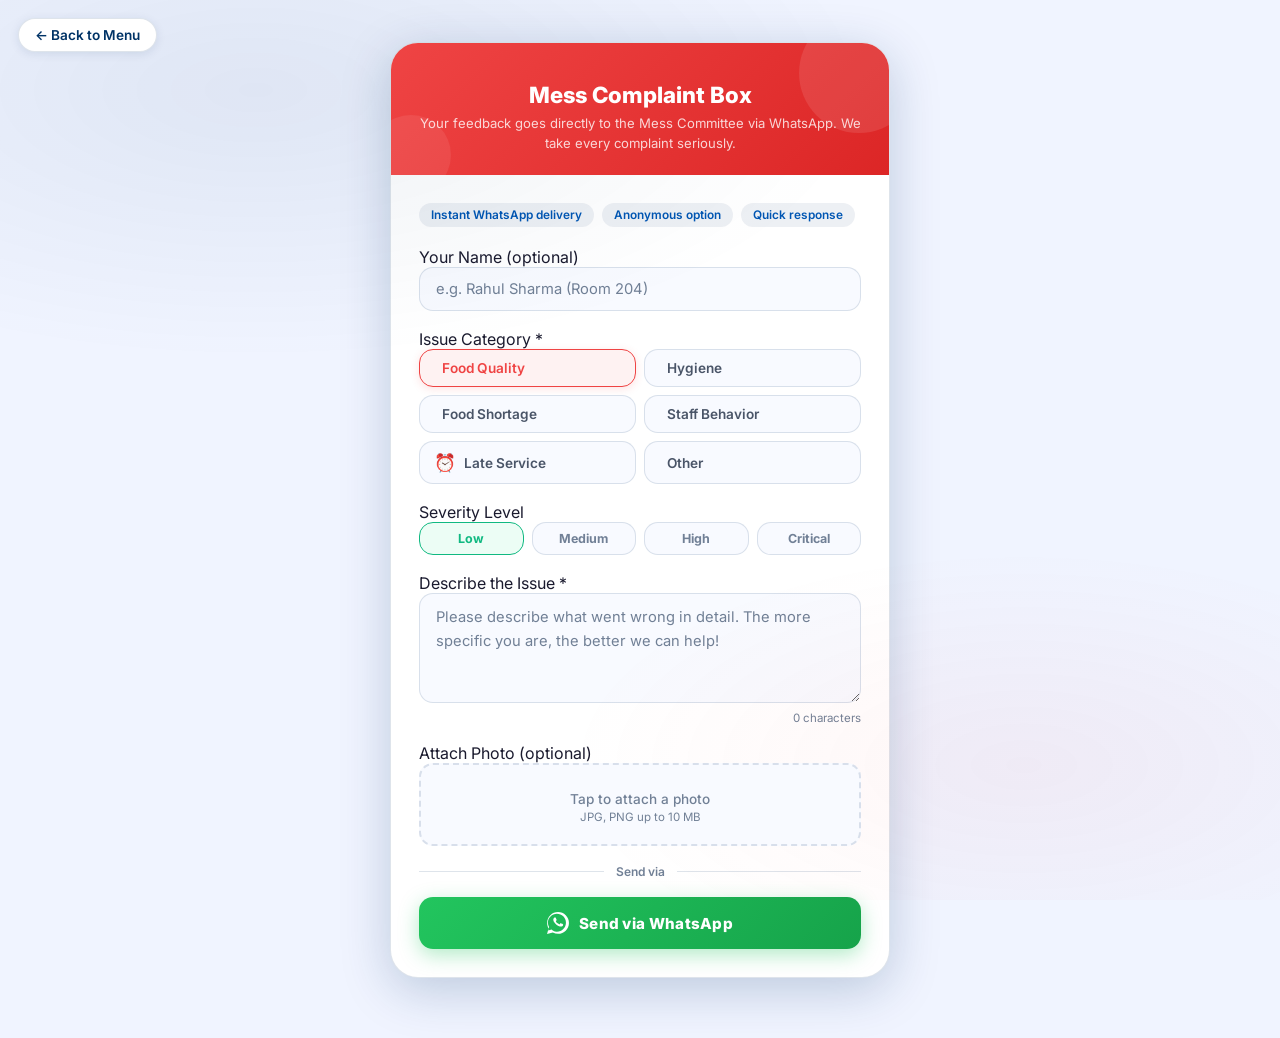
<file: complaint.html>
<!DOCTYPE html>
<html lang="en">
<head>
  <meta charset="UTF-8">
  <meta name="viewport" content="width=device-width, initial-scale=1.0">
  <meta name="description" content="CVR Mess Complaint Box - Report issues directly to the Mess Committee.">
  <title>Mess Complaint — CVR Hostel</title>
  <link href="https://fonts.googleapis.com/css2?family=Inter:wght@300;400;500;600;700;800&display=swap" rel="stylesheet">
  <style>
    *, *::before, *::after { box-sizing: border-box; margin: 0; padding: 0; }
    :root {
      --bg:        #f0f4ff;
      --surface:   #ffffff;
      --surface2:  #f8faff;
      --border:    rgba(0,51,102,0.13);
      --text:      #1a1a2e;
      --text2:     #4a5568;
      --text3:     #718096;
      --accent:    #003366;
      --accent2:   #0056b3;
      --accent-g:  rgba(0,51,102,0.2);
      --green:     #10b981;
      --green-bg:  #ecfdf5;
      --red:       #ef4444;
      --red-bg:    #fef2f2;
      --shadow-md: 0 6px 30px rgba(0,51,102,0.15);
      --shadow-lg: 0 12px 50px rgba(0,51,102,0.22);
      --r-sm: 8px; --r-md: 14px; --r-lg: 20px; --r-xl: 28px;
      --t: 0.28s cubic-bezier(0.4,0,0.2,1);
    }

    body {
      font-family: 'Inter', system-ui, sans-serif;
      background: var(--bg);
      min-height: 100vh;
      display: flex;
      flex-direction: column;
      align-items: center;
      justify-content: flex-start;
      padding: 28px 16px 60px;
      color: var(--text);
      position: relative;
    }
    body::before {
      content: ''; position: fixed; inset: 0; pointer-events: none;
      background:
        radial-gradient(ellipse 80% 50% at 20% 10%, rgba(0,51,102,.07) 0%,transparent 60%),
        radial-gradient(ellipse 60% 40% at 80% 85%, rgba(239,68,68,.05) 0%,transparent 60%);
    }

    /* BACK BUTTON */
    .back-link {
      position: fixed;
      top: 18px; left: 18px;
      display: flex; align-items: center; gap: 6px;
      color: var(--accent); font-size: .85rem; font-weight: 600;
      text-decoration: none;
      background: var(--surface);
      border: 1.5px solid var(--border);
      border-radius: 30px;
      padding: 8px 16px;
      box-shadow: 0 2px 10px rgba(0,51,102,.1);
      transition: all var(--t);
      z-index: 100;
    }
    .back-link:hover { background: var(--accent); color: white; border-color: var(--accent); transform: translateX(-2px); }

    /* CARD */
    .complaint-card {
      width: 100%;
      max-width: 500px;
      background: var(--surface);
      border: 1px solid var(--border);
      border-radius: var(--r-xl);
      box-shadow: var(--shadow-lg);
      overflow: hidden;
      margin-top: 14px;
    }

    /* CARD HEADER */
    .card-header {
      background: linear-gradient(135deg, var(--red) 0%, #dc2626 100%);
      padding: 28px 28px 22px;
      text-align: center;
      position: relative;
      overflow: hidden;
    }
    .card-header::before {
      content: ''; position: absolute; top: -30px; right: -30px;
      width: 120px; height: 120px; border-radius: 50%;
      background: rgba(255,255,255,.1);
    }
    .card-header::after {
      content: ''; position: absolute; bottom: -20px; left: -20px;
      width: 80px; height: 80px; border-radius: 50%;
      background: rgba(255,255,255,.08);
    }
    .header-icon {
      font-size: 2.5rem;
      margin-bottom: 10px;
      display: block;
      position: relative; z-index: 1;
    }
    .card-header h1 {
      font-size: 1.4rem; font-weight: 800; color: white;
      margin-bottom: 6px; position: relative; z-index: 1;
      background: none; -webkit-text-fill-color: white;
    }
    .card-header p {
      font-size: .82rem; color: rgba(255,255,255,.8);
      position: relative; z-index: 1; line-height: 1.5;
    }

    /* FORM */
    .form-body { padding: 28px; }

    .form-group { margin-bottom: 18px; }
    .form-label {
      display: block;
      font-size: .75rem; font-weight: 700; letter-spacing: .5px;
      text-transform: uppercase; color: var(--text3);
      margin-bottom: 6px;
    }
    .form-control {
      width: 100%; padding: 12px 16px;
      border: 1.5px solid var(--border);
      border-radius: var(--r-md);
      font-family: 'Inter', sans-serif;
      font-size: .92rem; font-weight: 500;
      color: var(--text); background: var(--surface2);
      transition: border-color var(--t), box-shadow var(--t);
      outline: none;
    }
    .form-control:focus {
      border-color: var(--red);
      box-shadow: 0 0 0 3px rgba(239,68,68,.15);
    }
    .form-control::placeholder { color: var(--text3); font-weight: 400; }
    textarea.form-control { resize: vertical; min-height: 110px; line-height: 1.6; }

    /* CATEGORY GRID */
    .category-grid {
      display: grid;
      grid-template-columns: repeat(2, 1fr);
      gap: 8px;
    }
    .cat-option { display:none; }
    .cat-label {
      display: flex;
      align-items: center;
      gap: 8px;
      padding: 10px 14px;
      border: 1.5px solid var(--border);
      border-radius: var(--r-md);
      cursor: pointer;
      font-size: .85rem;
      font-weight: 600;
      color: var(--text2);
      background: var(--surface2);
      transition: all var(--t);
    }
    .cat-label .cat-emoji { font-size: 1.1rem; }
    .cat-option:checked + .cat-label {
      border-color: var(--red);
      background: var(--red-bg);
      color: var(--red);
      box-shadow: 0 2px 8px rgba(239,68,68,.15);
    }
    .cat-label:hover { border-color: var(--red); color: var(--red); }

    /* SEVERITY */
    .severity-row {
      display: flex; gap: 8px;
    }
    .sev-option { display:none; }
    .sev-label {
      flex: 1; text-align: center; padding: 8px 4px;
      border: 1.5px solid var(--border); border-radius: var(--r-md);
      cursor: pointer; font-size: .78rem; font-weight: 700;
      color: var(--text3); background: var(--surface2);
      transition: all var(--t);
    }
    .sev-option[value="Low"]:checked + .sev-label     { border-color:#10b981; background:#ecfdf5; color:#10b981; }
    .sev-option[value="Medium"]:checked + .sev-label  { border-color:#f59e0b; background:#fffbeb; color:#f59e0b; }
    .sev-option[value="High"]:checked + .sev-label    { border-color:#ef4444; background:#fef2f2; color:#ef4444; }
    .sev-option[value="Critical"]:checked + .sev-label{ border-color:#7c3aed; background:#f5f3ff; color:#7c3aed; }

    /* FILE UPLOAD */
    .file-zone {
      border: 2px dashed var(--border);
      border-radius: var(--r-md);
      padding: 20px;
      text-align: center;
      cursor: pointer;
      transition: all var(--t);
      background: var(--surface2);
      position: relative;
    }
    .file-zone:hover { border-color: var(--red); background: var(--red-bg); }
    .file-zone input[type="file"] { position:absolute; inset:0; opacity:0; cursor:pointer; width:100%; height:100%; }
    .file-zone-icon { font-size: 1.8rem; margin-bottom: 6px; }
    .file-zone-text { font-size: .85rem; color: var(--text3); font-weight: 500; }
    .file-zone-sub  { font-size: .72rem; color: var(--text3); margin-top: 3px; }
    #fileNameDisplay {
      margin-top: 10px; font-size: .8rem; font-weight: 600;
      color: var(--green); display: none;
    }
    #fileNameDisplay.show { display: block; }

    /* SUBMIT BUTTON */
    .submit-btn {
      width: 100%; padding: 15px 24px;
      border: none; border-radius: var(--r-md);
      background: linear-gradient(135deg, #22c55e, #16a34a);
      color: white; font-family: 'Inter', sans-serif;
      font-size: .95rem; font-weight: 800; cursor: pointer;
      display: flex; align-items: center; justify-content: center; gap: 10px;
      box-shadow: 0 6px 20px rgba(34,197,94,.35);
      transition: all var(--t); letter-spacing: .3px;
    }
    .submit-btn:hover { transform: translateY(-2px); box-shadow: 0 10px 28px rgba(34,197,94,.45); }
    .submit-btn:active { transform: translateY(0); }
    .submit-btn svg { flex-shrink: 0; }

    /* SUCCESS STATE */
    .success-state {
      display: none; text-align: center; padding: 32px 20px;
    }
    .success-state.show { display: block; }
    .success-icon { font-size: 3.5rem; margin-bottom: 16px; animation: pop .5s cubic-bezier(.34,1.56,.64,1); }
    @keyframes pop { from{transform:scale(0)} to{transform:scale(1)} }
    .success-title { font-size: 1.3rem; font-weight: 800; color: var(--green); margin-bottom: 8px; }
    .success-msg { font-size: .9rem; color: var(--text3); line-height: 1.6; margin-bottom: 20px; }
    .new-complaint-btn {
      display: inline-flex; align-items: center; gap: 6px;
      padding: 10px 22px; border-radius: 30px;
      background: var(--surface2); color: var(--accent);
      border: 1.5px solid var(--border); font-family: 'Inter',sans-serif;
      font-size: .85rem; font-weight: 700; cursor: pointer;
      transition: all var(--t);
    }
    .new-complaint-btn:hover { background: var(--accent); color: white; border-color: var(--accent); }

    /* DIVIDER */
    .divider {
      display: flex; align-items: center; gap: 12px;
      margin: 18px 0; font-size: .75rem; color: var(--text3); font-weight: 600;
    }
    .divider::before, .divider::after { content:''; flex:1; height:1px; background: var(--border); }

    /* INFO CHIPS */
    .info-row { display:flex; gap:8px; flex-wrap:wrap; margin-bottom:20px; }
    .info-chip {
      display: inline-flex; align-items: center; gap: 5px;
      padding: 5px 12px; border-radius: 20px;
      background: rgba(0,51,102,.07); color: var(--accent2);
      font-size: .74rem; font-weight: 600;
    }

    @media (max-width: 480px) {
      .form-body { padding: 20px 18px; }
      .category-grid { grid-template-columns: 1fr; }
      .card-header { padding: 22px 20px 18px; }
    }
  </style>
</head>
<body>

  <!-- BACK BUTTON -->
  <a href="index.html" class="back-link">← Back to Menu</a>

  <div class="complaint-card">
    <!-- HEADER -->
    <div class="card-header">
      <span class="header-icon"></span>
      <h1>Mess Complaint Box</h1>
      <p>Your feedback goes directly to the Mess Committee via WhatsApp. We take every complaint seriously.</p>
    </div>

    <!-- FORM -->
    <div class="form-body" id="complaintForm">

      <div class="info-row">
        <span class="info-chip"> Instant WhatsApp delivery</span>
        <span class="info-chip"> Anonymous option</span>
        <span class="info-chip"> Quick response</span>
      </div>

      <!-- Name -->
      <div class="form-group">
        <label>Your Name <span style="font-weight:400;text-transform:none">(optional)</span></label>
        <input type="text" id="studentName" class="form-control" placeholder="e.g. Rahul Sharma (Room 204)">
      </div>

      <!-- Category -->
      <div class="form-group">
        <label>Issue Category *</label>
        <div class="category-grid">
          <input type="radio" name="cat" id="cat1" class="cat-option" value="Food Quality" checked>
          <label for="cat1" class="cat-label"><span class="cat-emoji"></span>Food Quality</label>

          <input type="radio" name="cat" id="cat2" class="cat-option" value="Hygiene/Cleanliness">
          <label for="cat2" class="cat-label"><span class="cat-emoji"></span>Hygiene</label>

          <input type="radio" name="cat" id="cat3" class="cat-option" value="Shortage of Food">
          <label for="cat3" class="cat-label"><span class="cat-emoji"></span>Food Shortage</label>

          <input type="radio" name="cat" id="cat4" class="cat-option" value="Staff Behavior">
          <label for="cat4" class="cat-label"><span class="cat-emoji"></span>Staff Behavior</label>

          <input type="radio" name="cat" id="cat5" class="cat-option" value="Late Service">
          <label for="cat5" class="cat-label"><span class="cat-emoji">⏰</span>Late Service</label>

          <input type="radio" name="cat" id="cat6" class="cat-option" value="Other">
          <label for="cat6" class="cat-label"><span class="cat-emoji"></span>Other</label>
        </div>
      </div>

      <!-- Severity -->
      <div class="form-group">
        <label>Severity Level</label>
        <div class="severity-row">
          <input type="radio" name="sev" id="sev1" class="sev-option" value="Low" checked>
          <label for="sev1" class="sev-label"> Low</label>

          <input type="radio" name="sev" id="sev2" class="sev-option" value="Medium">
          <label for="sev2" class="sev-label"> Medium</label>

          <input type="radio" name="sev" id="sev3" class="sev-option" value="High">
          <label for="sev3" class="sev-label"> High</label>

          <input type="radio" name="sev" id="sev4" class="sev-option" value="Critical">
          <label for="sev4" class="sev-label"> Critical</label>
        </div>
      </div>

      <!-- Complaint text -->
      <div class="form-group">
        <label>Describe the Issue *</label>
        <textarea id="complaintText" class="form-control" placeholder="Please describe what went wrong in detail. The more specific you are, the better we can help!" required></textarea>
        <div style="font-size:.72rem;color:var(--text3);text-align:right;margin-top:4px" id="txtCount">0 characters</div>
      </div>

      <!-- Photo upload -->
      <div class="form-group">
        <label>Attach Photo <span style="font-weight:400;text-transform:none">(optional)</span></label>
        <div class="file-zone">
          <input type="file" id="file-upload" accept="image/*" onchange="onFileSelect()">
          <div class="file-zone-icon"></div>
          <div class="file-zone-text">Tap to attach a photo</div>
          <div class="file-zone-sub">JPG, PNG up to 10 MB</div>
        </div>
        <div id="fileNameDisplay"> <span id="fName"></span></div>
      </div>

      <div class="divider">Send via</div>

      <!-- Submit -->
      <button type="button" class="submit-btn" onclick="submitComplaint()">
        <svg width="22" height="22" viewBox="0 0 24 24" fill="white"><path d="M.057 24l1.687-6.163c-1.041-1.804-1.588-3.849-1.587-5.946.003-6.556 5.338-11.891 11.893-11.891 3.181.001 6.167 1.24 8.413 3.488 2.246 2.248 3.484 5.232 3.484 8.412-.003 6.557-5.338 11.892-11.893 11.892-1.997-.001-3.951-.5-5.688-1.448l-6.309 1.656zm6.224-3.92c1.516.903 3.009 1.354 4.547 1.355 5.417 0 9.825-4.406 9.828-9.822.001-2.624-1.022-5.091-2.879-6.948-1.856-1.857-4.323-2.88-6.947-2.88-5.418 0-9.825 4.408-9.828 9.825-.001 1.73.447 3.418 1.301 4.888l-1.002 3.66 3.754-.984zm11.332-6.72c-.066-.109-.242-.175-.506-.307-.264-.132-1.558-.769-1.799-.856-.242-.087-.417-.132-.594.133-.176.265-.682.856-.836 1.032-.154.177-.308.198-.573.066-.264-.132-1.114-.41-2.122-1.31-.784-.699-1.314-1.564-1.468-1.828-.154-.265-.016-.408.116-.54.118-.119.264-.308.396-.463.132-.154.176-.264.264-.44.088-.177.044-.33-.022-.463-.066-.132-.594-1.432-.814-1.961-.214-.515-.45-.445-.62-.453l-.528-.007c-.176 0-.462.066-.704.33-.242.264-.924.903-.924 2.203 0 1.299.946 2.555 1.078 2.731.132.176 1.861 2.842 4.508 3.982.63.27 1.12.431 1.502.552.633.201 1.208.173 1.662.105.508-.077 1.558-.638 1.778-1.256.22-.617.22-1.144.154-1.256z"/></svg>
        Send via WhatsApp
      </button>
    </div>

    <!-- SUCCESS STATE -->
    <div class="success-state" id="successState">
      <div class="success-icon"></div>
      <div class="success-title">Complaint Submitted!</div>
      <div class="success-msg">Your complaint has been sent to the Mess Committee via WhatsApp. We'll look into it as soon as possible. Thank you for helping us improve!</div>
      <button class="new-complaint-btn" onclick="resetForm()">+ Submit Another Complaint</button>
    </div>
  </div>

  <script>
    // File select
    function onFileSelect() {
      const input = document.getElementById("file-upload");
      const display = document.getElementById("fileNameDisplay");
      const fname   = document.getElementById("fName");
      if (input.files.length > 0) {
        fname.textContent = input.files[0].name;
        display.classList.add("show");
      } else {
        display.classList.remove("show");
      }
    }

    // Text count
    document.getElementById("complaintText").addEventListener("input", function() {
      document.getElementById("txtCount").textContent = this.value.length + " characters";
    });

    // Submit
    function submitComplaint() {
      const name     = document.getElementById("studentName").value.trim() || "Anonymous";
      const category = document.querySelector('input[name="cat"]:checked')?.value || "General";
      const severity = document.querySelector('input[name="sev"]:checked')?.value || "Low";
      const message  = document.getElementById("complaintText").value.trim();
      const fileInput = document.getElementById("file-upload");

      if (!message) {
        document.getElementById("complaintText").focus();
        document.getElementById("complaintText").style.borderColor = "#ef4444";
        setTimeout(() => document.getElementById("complaintText").style.borderColor = "", 2000);
        return;
      }

      const phoneNumber = "918900353151";
      let photoNote = "";
      if (fileInput.files.length > 0) {
        photoNote = "%0A%0A *Note:* A photo is attached (" + fileInput.files[0].name + ")";
      }

      const now = new Date().toLocaleString("en-IN", { day:"2-digit", month:"short", hour:"2-digit", minute:"2-digit" });
      const msg = `* CVR Mess Complaint*%0A` +
                  `━━━━━━━━━━━━━━━━━━━━%0A` +
                  `*From:* ${name}%0A` +
                  `*Category:* ${category}%0A` +
                  `*Severity:* ${severity}%0A` +
                  `*Time:* ${now}%0A` +
                  `━━━━━━━━━━━━━━━━━━━━%0A` +
                  `*Details:*%0A${message.replace(/\n/g,'%0A')}${photoNote}`;

      const url = `https://wa.me/${phoneNumber}?text=${msg}`;
      window.open(url, '_blank');

      // Show success state
      document.getElementById("complaintForm").style.display  = "none";
      document.getElementById("successState").classList.add("show");
    }

    function resetForm() {
      document.getElementById("complaintText").value = "";
      document.getElementById("studentName").value   = "";
      document.getElementById("file-upload").value   = "";
      document.getElementById("fileNameDisplay").classList.remove("show");
      document.getElementById("txtCount").textContent = "0 characters";
      document.getElementById("complaintForm").style.display  = "block";
      document.getElementById("successState").classList.remove("show");
      // Reset radio buttons
      document.getElementById("cat1").checked = true;
      document.getElementById("sev1").checked = true;
    }
  </script>
</body>
</html>
</file>
